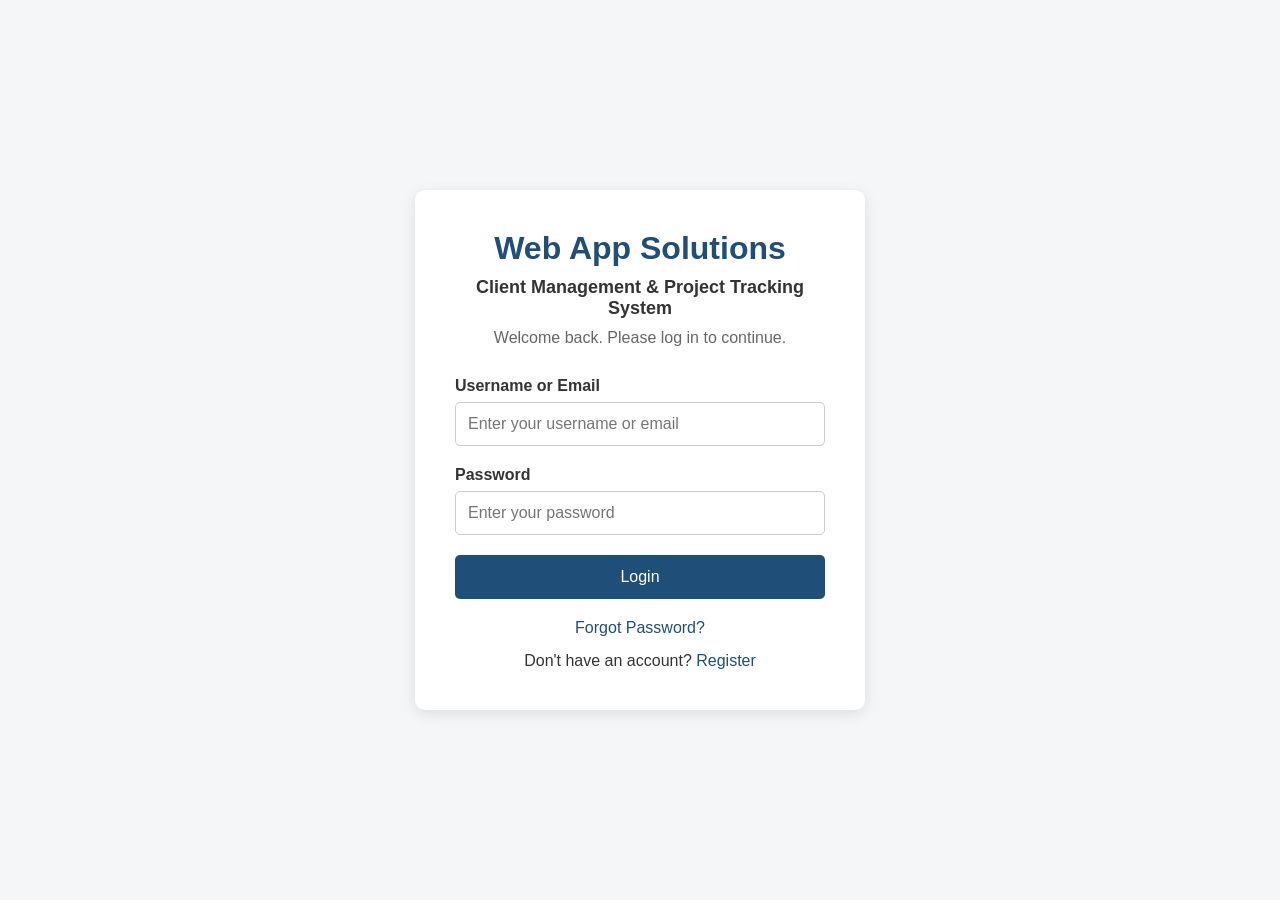
<file: Website/index.html>
<!DOCTYPE html>
<html lang="en">
<head>
    <meta charset="UTF-8">
    <meta name="viewport" content="width=device-width, initial-scale=1.0">

    <title>Login | Client Management System</title>

    <link rel="stylesheet" href="css/style.css">
</head>

<body>

    <div class="login-container">

        <div class="login-box">

            <h1>Web App Solutions</h1>

            <h2>Client Management & Project Tracking System</h2>

            <p class="welcome-text">
                Welcome back. Please log in to continue.
            </p>

            <form id="loginForm">

                <div class="form-group">
                    <label for="email">Username or Email</label>

                    <input
                        type="text"
                        id="email"
                        placeholder="Enter your username or email"
                        required
                    >
                </div>

                <div class="form-group">
                    <label for="password">Password</label>

                    <input
                        type="password"
                        id="password"
                        placeholder="Enter your password"
                        required
                    >
                </div>

                <button type="submit" class="login-btn">
                    Login
                </button>

            </form>

            <div class="login-links">

                <a href="#">Forgot Password?</a>

                <p>
                    Don't have an account?
                    <a href="register.html">Register</a>
                </p>

            </div>

        </div>

    </div>

    <script src="js/script.js"></script>

</body>
</html>
</file>
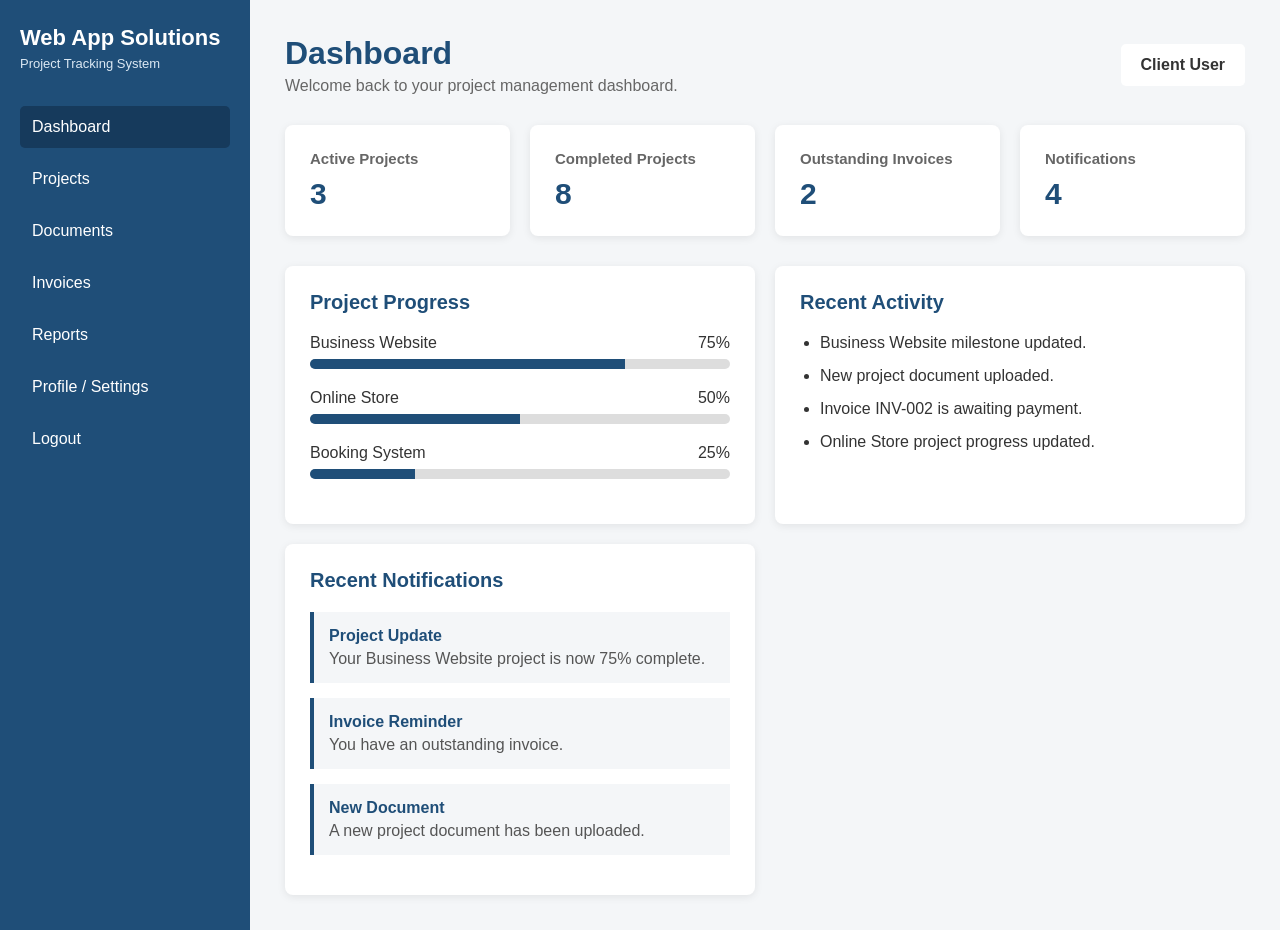
<file: Website/dashboard.html>
<!DOCTYPE html>
<html lang="en">
<head>
    <meta charset="UTF-8">
    <meta name="viewport" content="width=device-width, initial-scale=1.0">

    <title>Dashboard | Web App Solutions</title>

    <link rel="stylesheet" href="css/style.css">
</head>

<body>

    <div class="dashboard-container">

        <nav class="sidebar">

            <div class="sidebar-title">
                <h2>Web App Solutions</h2>
                <p>Project Tracking System</p>
            </div>

            <ul class="nav-links">

                <li>
                    <a href="dashboard.html" class="active">
                        Dashboard
                    </a>
                </li>

                <li>
                    <a href="projects.html">
                        Projects
                    </a>
                </li>

                <li>
                    <a href="documents.html">
                        Documents
                    </a>
                </li>

                <li>
                    <a href="#">
                        Invoices
                    </a>
                </li>

                <li>
                    <a href="#">
                        Reports
                    </a>
                </li>

                <li>
                    <a href="#">
                        Profile / Settings
                    </a>
                </li>

                <li>
                    <a href="index.html">
                        Logout
                    </a>
                </li>

            </ul>

        </nav>


        <main class="main-content">

            <div class="dashboard-header">

                <div>
                    <h1>Dashboard</h1>
                    <p>Welcome back to your project management dashboard.</p>
                </div>

                <div class="user-info">
                    <strong>Client User</strong>
                </div>

            </div>


            <div class="stats-container">

                <div class="stat-card">
                    <h3>Active Projects</h3>
                    <p class="stat-number">3</p>
                </div>

                <div class="stat-card">
                    <h3>Completed Projects</h3>
                    <p class="stat-number">8</p>
                </div>

                <div class="stat-card">
                    <h3>Outstanding Invoices</h3>
                    <p class="stat-number">2</p>
                </div>

                <div class="stat-card">
                    <h3>Notifications</h3>
                    <p class="stat-number">4</p>
                </div>

            </div>


            <div class="dashboard-grid">

                <section class="dashboard-section">

                    <h2>Project Progress</h2>

                    <div class="project-progress">

                        <div class="progress-item">
                            <div class="progress-heading">
                                <span>Business Website</span>
                                <span>75%</span>
                            </div>

                            <div class="progress-bar">
                                <div class="progress-fill progress-75"></div>
                            </div>
                        </div>


                        <div class="progress-item">
                            <div class="progress-heading">
                                <span>Online Store</span>
                                <span>50%</span>
                            </div>

                            <div class="progress-bar">
                                <div class="progress-fill progress-50"></div>
                            </div>
                        </div>


                        <div class="progress-item">
                            <div class="progress-heading">
                                <span>Booking System</span>
                                <span>25%</span>
                            </div>

                            <div class="progress-bar">
                                <div class="progress-fill progress-25"></div>
                            </div>
                        </div>

                    </div>

                </section>


                <section class="dashboard-section">

                    <h2>Recent Activity</h2>

                    <ul class="activity-list">
                        <li>Business Website milestone updated.</li>
                        <li>New project document uploaded.</li>
                        <li>Invoice INV-002 is awaiting payment.</li>
                        <li>Online Store project progress updated.</li>
                    </ul>

                </section>


                <section class="dashboard-section">

                    <h2>Recent Notifications</h2>

                    <div class="notification">
                        <strong>Project Update</strong>
                        <p>Your Business Website project is now 75% complete.</p>
                    </div>

                    <div class="notification">
                        <strong>Invoice Reminder</strong>
                        <p>You have an outstanding invoice.</p>
                    </div>

                    <div class="notification">
                        <strong>New Document</strong>
                        <p>A new project document has been uploaded.</p>
                    </div>

                </section>

            </div>

        </main>

    </div>

    <script src="js/script.js"></script>

</body>
</html>
</file>
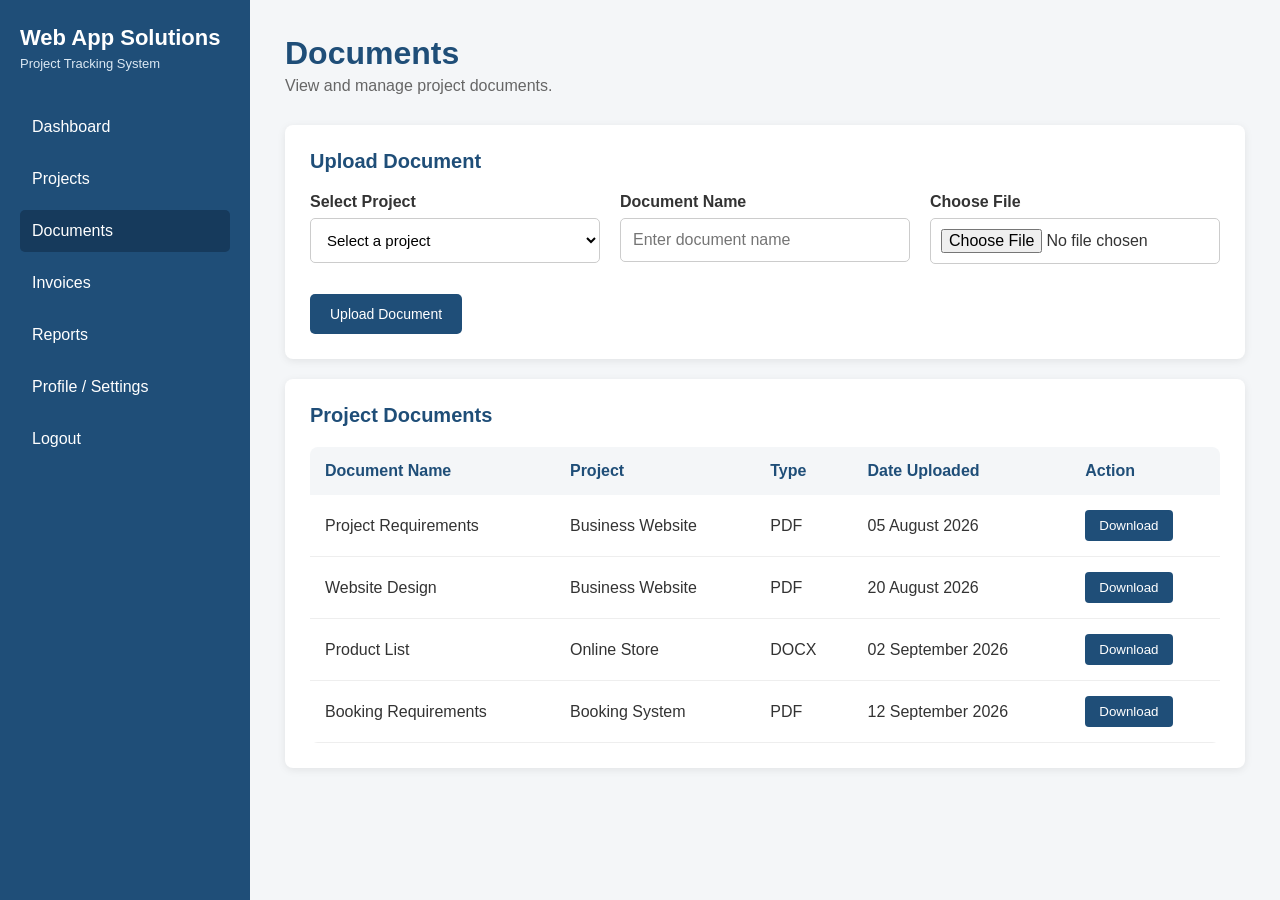
<file: Website/documents.html>
<!DOCTYPE html>
<html lang="en">
<head>
    <meta charset="UTF-8">
    <meta name="viewport" content="width=device-width, initial-scale=1.0">

    <title>Documents | Web App Solutions</title>

    <link rel="stylesheet" href="css/style.css">
</head>

<body>

<div class="dashboard-container">

    <!-- SIDEBAR -->
    <nav class="sidebar">

        <div class="sidebar-title">
            <h2>Web App Solutions</h2>
            <p>Project Tracking System</p>
        </div>

        <ul class="nav-links">

            <li>
                <a href="dashboard.html">Dashboard</a>
            </li>

            <li>
                <a href="projects.html">Projects</a>
            </li>

            <li>
                <a href="documents.html" class="active">
                    Documents
                </a>
            </li>

            <li>
                <a href="#">Invoices</a>
            </li>

            <li>
                <a href="#">Reports</a>
            </li>

            <li>
                <a href="#">Profile / Settings</a>
            </li>

            <li>
                <a href="index.html">Logout</a>
            </li>

        </ul>

    </nav>


    <!-- MAIN CONTENT -->
    <main class="main-content">

        <div class="dashboard-header">

            <div>
                <h1>Documents</h1>

                <p>
                    View and manage project documents.
                </p>
            </div>

        </div>


        <!-- UPLOAD SECTION -->

        <section class="details-card">

            <h2>Upload Document</h2>

            <form id="uploadForm">

                <div class="upload-grid">

                    <div class="form-group">

                        <label for="project">
                            Select Project
                        </label>

                        <select id="project" required>

                            <option value="">
                                Select a project
                            </option>

                            <option>
                                Business Website
                            </option>

                            <option>
                                Online Store
                            </option>

                            <option>
                                Booking System
                            </option>

                            <option>
                                Company Portfolio
                            </option>

                        </select>

                    </div>


                    <div class="form-group">

                        <label for="documentName">
                            Document Name
                        </label>

                        <input
                            type="text"
                            id="documentName"
                            placeholder="Enter document name"
                            required
                        >

                    </div>


                    <div class="form-group">

                        <label for="documentFile">
                            Choose File
                        </label>

                        <input
                            type="file"
                            id="documentFile"
                            required
                        >

                    </div>

                </div>


                <button type="submit" class="primary-btn">
                    Upload Document
                </button>

            </form>

        </section>


        <!-- DOCUMENT LIST -->

        <section class="details-card">

            <h2>Project Documents</h2>

            <div class="table-container document-table-container">

                <table class="project-table">

                    <thead>

                        <tr>
                            <th>Document Name</th>
                            <th>Project</th>
                            <th>Type</th>
                            <th>Date Uploaded</th>
                            <th>Action</th>
                        </tr>

                    </thead>


                    <tbody>

                        <tr>

                            <td>Project Requirements</td>

                            <td>Business Website</td>

                            <td>PDF</td>

                            <td>05 August 2026</td>

                            <td>
                                <button class="small-btn">
                                    Download
                                </button>
                            </td>

                        </tr>


                        <tr>

                            <td>Website Design</td>

                            <td>Business Website</td>

                            <td>PDF</td>

                            <td>20 August 2026</td>

                            <td>
                                <button class="small-btn">
                                    Download
                                </button>
                            </td>

                        </tr>


                        <tr>

                            <td>Product List</td>

                            <td>Online Store</td>

                            <td>DOCX</td>

                            <td>02 September 2026</td>

                            <td>
                                <button class="small-btn">
                                    Download
                                </button>
                            </td>

                        </tr>


                        <tr>

                            <td>Booking Requirements</td>

                            <td>Booking System</td>

                            <td>PDF</td>

                            <td>12 September 2026</td>

                            <td>
                                <button class="small-btn">
                                    Download
                                </button>
                            </td>

                        </tr>

                    </tbody>

                </table>

            </div>

        </section>

    </main>

</div>

<script src="js/script.js"></script>

</body>
</html>
</file>
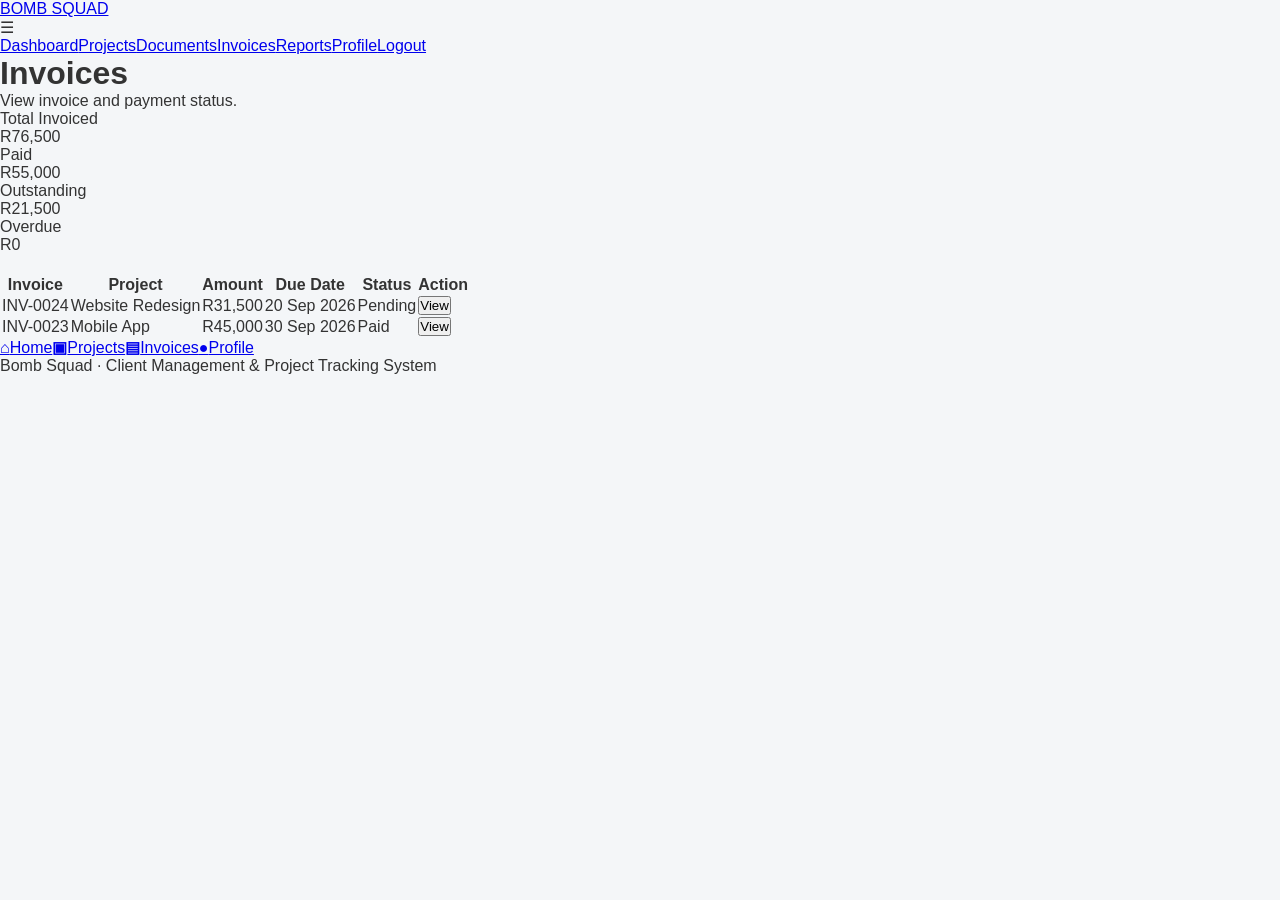
<file: Website/invoices.html>
<!DOCTYPE html><html lang="en"><head><meta charset="UTF-8"><meta name="viewport" content="width=device-width,initial-scale=1.0"><title>Bomb Squad | Client Management</title><link rel="stylesheet" href="css/style.css"></head><body><nav class="navbar"><a class="brand" href="index.html">BOMB SQUAD</a><div class="menu">☰</div><div class="navlinks"><a href="dashboard.html">Dashboard</a><a href="projects.html">Projects</a><a href="documents.html">Documents</a><a href="invoices.html">Invoices</a><a href="reports.html">Reports</a><a href="profile.html">Profile</a><a href="login.html">Logout</a></div></nav><main class="container"><div class="section-title"><div><h1>Invoices</h1><p class="muted">View invoice and payment status.</p></div></div><div class="grid4"><div class="card"><span class="muted">Total Invoiced</span><div class="stat">R76,500</div></div><div class="card"><span class="muted">Paid</span><div class="stat">R55,000</div></div><div class="card"><span class="muted">Outstanding</span><div class="stat">R21,500</div></div><div class="card"><span class="muted">Overdue</span><div class="stat">R0</div></div></div><div class="table-wrap" style="margin-top:20px"><table class="table"><tr><th>Invoice</th><th>Project</th><th>Amount</th><th>Due Date</th><th>Status</th><th>Action</th></tr><tr><td>INV-0024</td><td>Website Redesign</td><td>R31,500</td><td>20 Sep 2026</td><td><span class="badge yellow">Pending</span></td><td><button class="btn" data-demo-action>View</button></td></tr><tr><td>INV-0023</td><td>Mobile App</td><td>R45,000</td><td>30 Sep 2026</td><td><span class="badge green">Paid</span></td><td><button class="btn" data-demo-action>View</button></td></tr></table></div></main><div class="mobile-nav"><a href="dashboard.html"><strong>⌂</strong>Home</a><a href="projects.html"><strong>▣</strong>Projects</a><a href="invoices.html"><strong>▤</strong>Invoices</a><a href="profile.html"><strong>●</strong>Profile</a></div><footer class="footer">Bomb Squad · Client Management & Project Tracking System</footer><script src="js/app.js"></script></body></html>
</file>
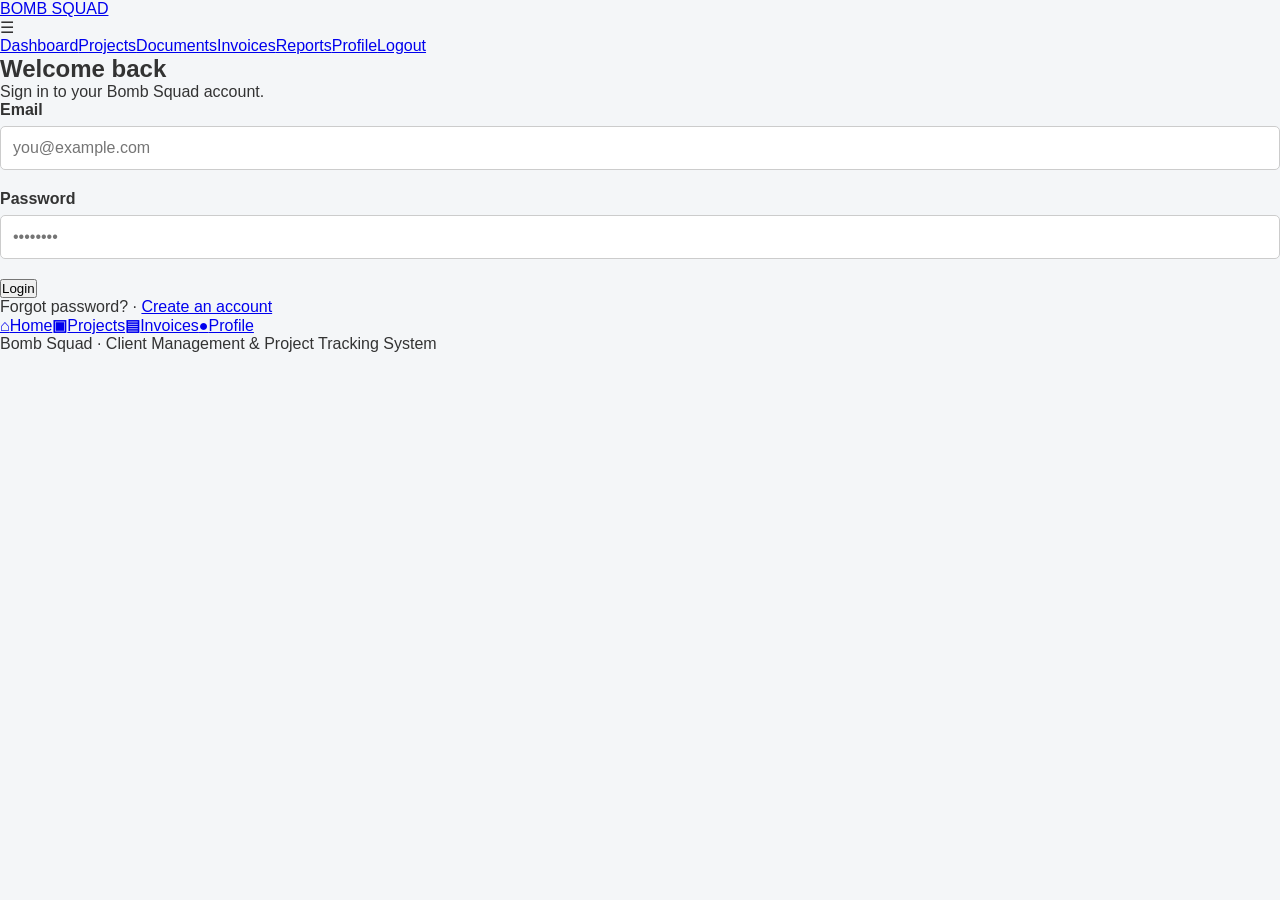
<file: Website/login.html>
<!DOCTYPE html><html lang="en"><head><meta charset="UTF-8"><meta name="viewport" content="width=device-width,initial-scale=1.0"><title>Bomb Squad | Client Management</title><link rel="stylesheet" href="css/style.css"></head><body><nav class="navbar"><a class="brand" href="index.html">BOMB SQUAD</a><div class="menu">☰</div><div class="navlinks"><a href="dashboard.html">Dashboard</a><a href="projects.html">Projects</a><a href="documents.html">Documents</a><a href="invoices.html">Invoices</a><a href="reports.html">Reports</a><a href="profile.html">Profile</a><a href="login.html">Logout</a></div></nav><main class="container"><div class="form-card card"><h2>Welcome back</h2><p class="muted">Sign in to your Bomb Squad account.</p><div class="form-group"><label>Email</label><input type="email" placeholder="you@example.com"></div><div class="form-group"><label>Password</label><input type="password" placeholder="••••••••"></div><button class="btn" data-demo-login>Login</button><p class="muted">Forgot password? · <a href="register.html">Create an account</a></p></div></main><div class="mobile-nav"><a href="dashboard.html"><strong>⌂</strong>Home</a><a href="projects.html"><strong>▣</strong>Projects</a><a href="invoices.html"><strong>▤</strong>Invoices</a><a href="profile.html"><strong>●</strong>Profile</a></div><footer class="footer">Bomb Squad · Client Management & Project Tracking System</footer><script src="js/app.js"></script></body></html>
</file>
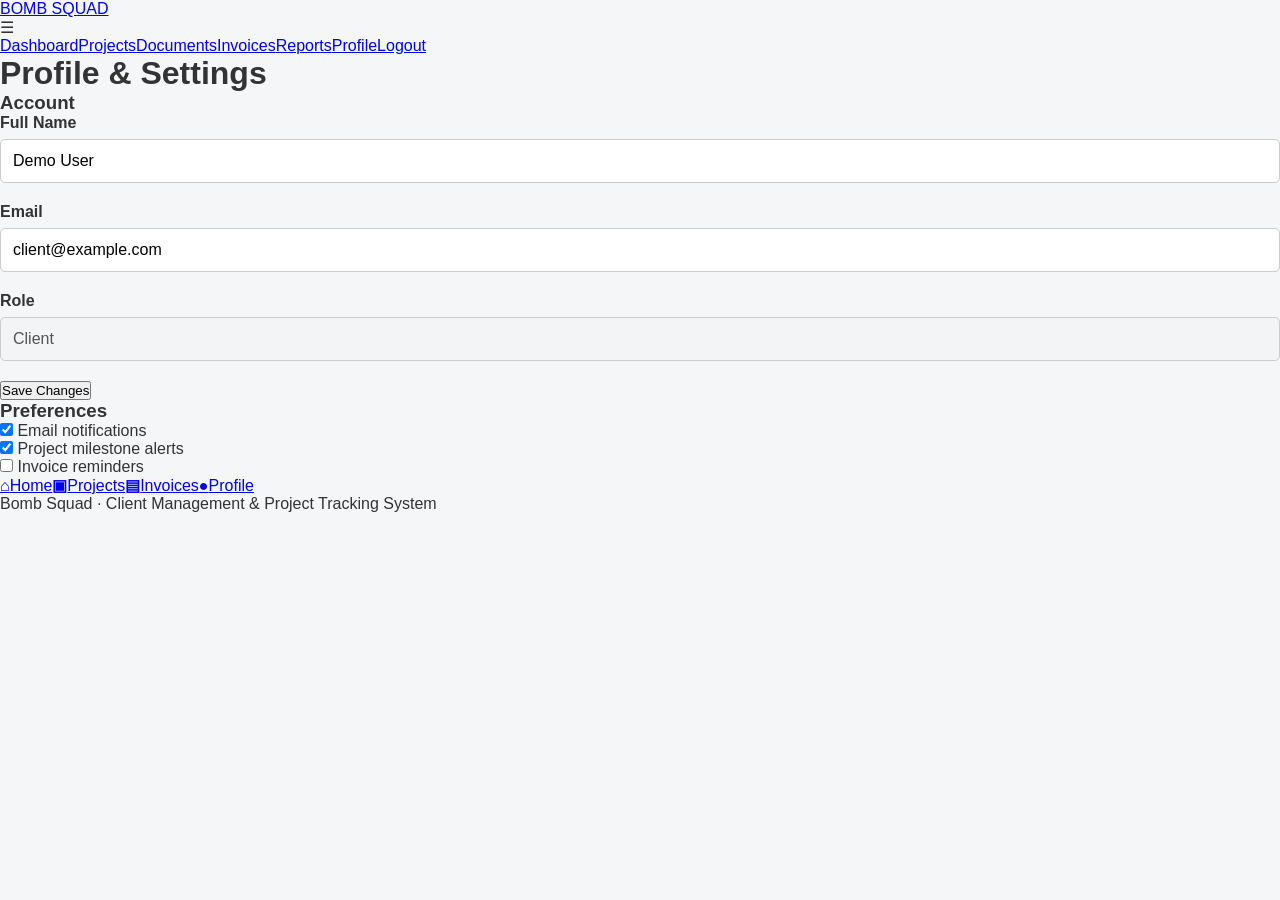
<file: Website/profile.html>
<!DOCTYPE html><html lang="en"><head><meta charset="UTF-8"><meta name="viewport" content="width=device-width,initial-scale=1.0"><title>Bomb Squad | Client Management</title><link rel="stylesheet" href="css/style.css"></head><body><nav class="navbar"><a class="brand" href="index.html">BOMB SQUAD</a><div class="menu">☰</div><div class="navlinks"><a href="dashboard.html">Dashboard</a><a href="projects.html">Projects</a><a href="documents.html">Documents</a><a href="invoices.html">Invoices</a><a href="reports.html">Reports</a><a href="profile.html">Profile</a><a href="login.html">Logout</a></div></nav><main class="container"><div class="section-title"><h1>Profile & Settings</h1></div><div class="grid"><div class="card"><h3>Account</h3><div class="form-group"><label>Full Name</label><input value="Demo User"></div><div class="form-group"><label>Email</label><input value="client@example.com"></div><div class="form-group"><label>Role</label><input value="Client" disabled></div><button class="btn" data-demo-action>Save Changes</button></div><div class="card"><h3>Preferences</h3><p><label><input type="checkbox" checked> Email notifications</label></p><p><label><input type="checkbox" checked> Project milestone alerts</label></p><p><label><input type="checkbox"> Invoice reminders</label></p></div></div></main><div class="mobile-nav"><a href="dashboard.html"><strong>⌂</strong>Home</a><a href="projects.html"><strong>▣</strong>Projects</a><a href="invoices.html"><strong>▤</strong>Invoices</a><a href="profile.html"><strong>●</strong>Profile</a></div><footer class="footer">Bomb Squad · Client Management & Project Tracking System</footer><script src="js/app.js"></script></body></html>
</file>
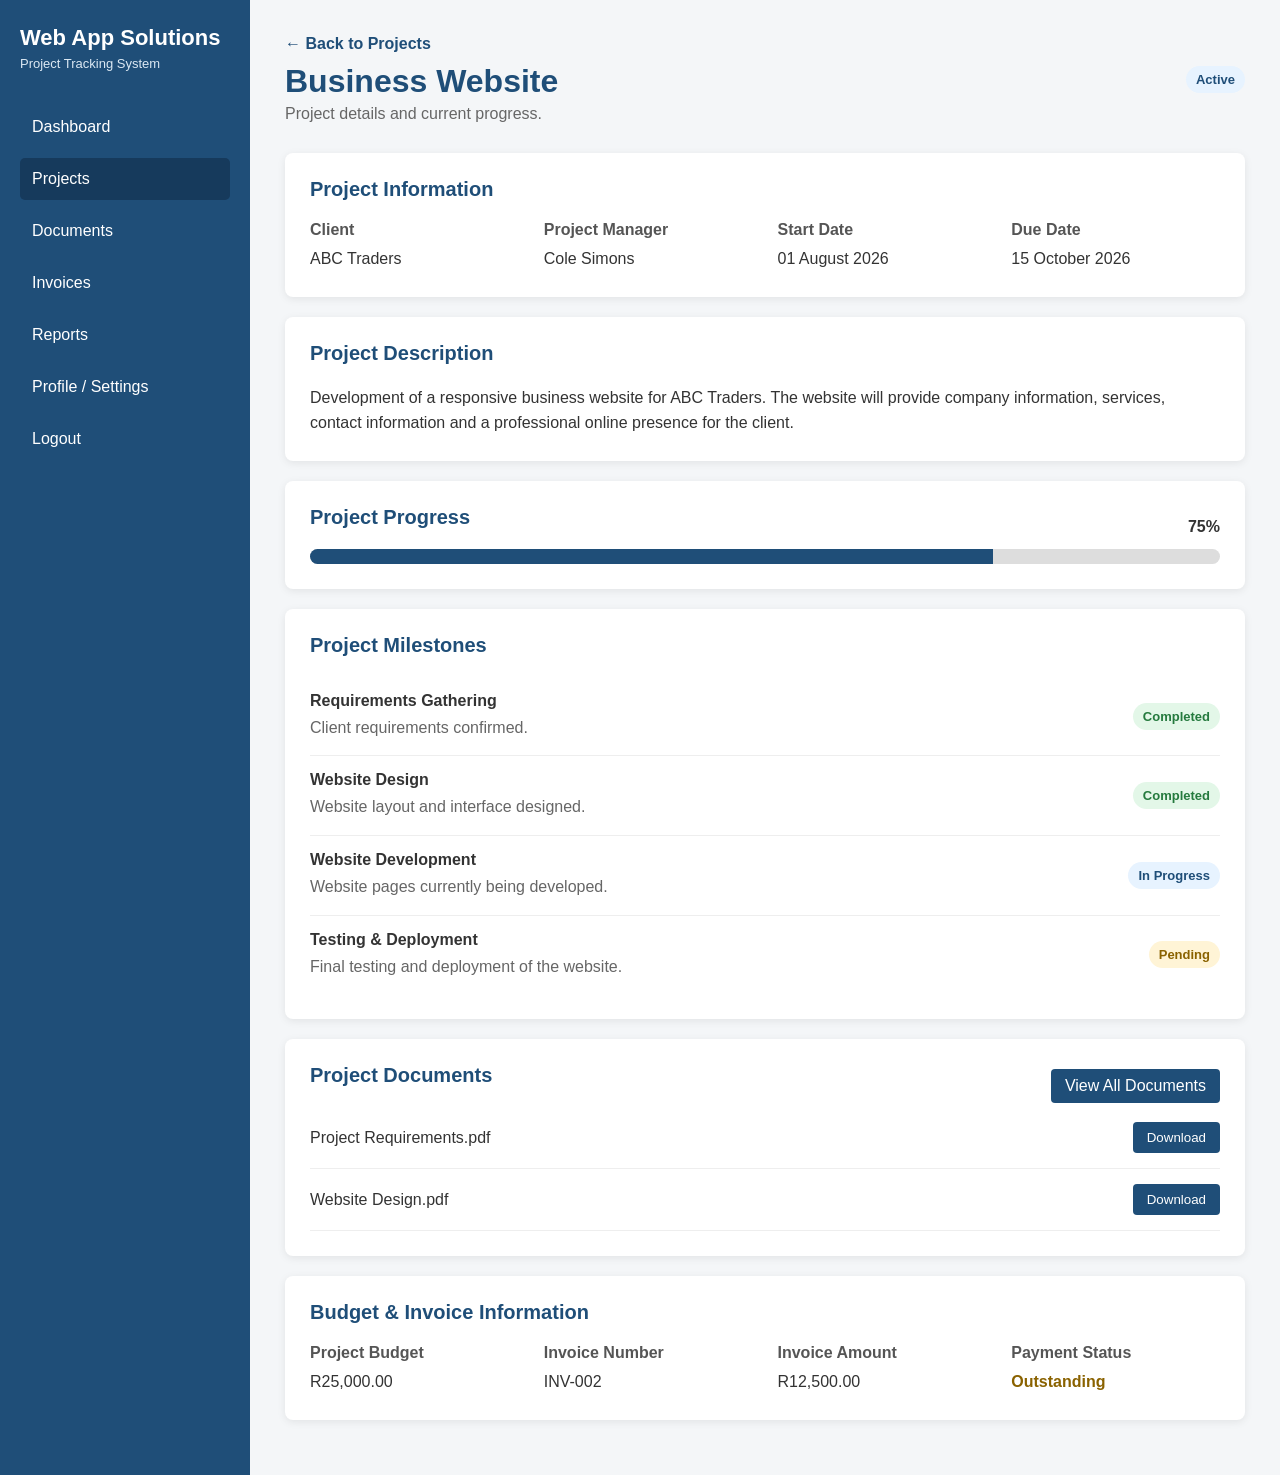
<file: Website/project-details.html>
<!DOCTYPE html>
<html lang="en">
<head>
    <meta charset="UTF-8">
    <meta name="viewport" content="width=device-width, initial-scale=1.0">

    <title>Project Details | Web App Solutions</title>

    <link rel="stylesheet" href="css/style.css">
</head>

<body>

<div class="dashboard-container">

    <!-- SIDEBAR -->

    <nav class="sidebar">

        <div class="sidebar-title">
            <h2>Web App Solutions</h2>
            <p>Project Tracking System</p>
        </div>

        <ul class="nav-links">

            <li>
                <a href="dashboard.html">Dashboard</a>
            </li>

            <li>
                <a href="projects.html" class="active">Projects</a>
            </li>

            <li>
                <a href="documents.html">Documents</a>
            </li>

            <li>
                <a href="#">Invoices</a>
            </li>

            <li>
                <a href="#">Reports</a>
            </li>

            <li>
                <a href="#">Profile / Settings</a>
            </li>

            <li>
                <a href="index.html">Logout</a>
            </li>

        </ul>

    </nav>


    <!-- MAIN CONTENT -->

    <main class="main-content">

        <div class="dashboard-header">

            <div>

                <a href="projects.html" class="back-link">
                    ← Back to Projects
                </a>

                <h1>Business Website</h1>

                <p>
                    Project details and current progress.
                </p>

            </div>

            <span class="status active-status">
                Active
            </span>

        </div>


        <!-- PROJECT INFORMATION -->

        <section class="details-card">

            <h2>Project Information</h2>

            <div class="project-info-grid">

                <div>
                    <strong>Client</strong>
                    <p>ABC Traders</p>
                </div>

                <div>
                    <strong>Project Manager</strong>
                    <p>Cole Simons</p>
                </div>

                <div>
                    <strong>Start Date</strong>
                    <p>01 August 2026</p>
                </div>

                <div>
                    <strong>Due Date</strong>
                    <p>15 October 2026</p>
                </div>

            </div>

        </section>


        <!-- PROJECT DESCRIPTION -->

        <section class="details-card">

            <h2>Project Description</h2>

            <p>
                Development of a responsive business website for ABC Traders.
                The website will provide company information, services,
                contact information and a professional online presence for
                the client.
            </p>

        </section>


        <!-- PROJECT PROGRESS -->

        <section class="details-card">

            <div class="details-heading">

                <h2>Project Progress</h2>

                <strong>75%</strong>

            </div>

            <div class="progress-bar large-progress">

                <div class="progress-fill progress-75"></div>

            </div>

        </section>


        <!-- MILESTONES -->

        <section class="details-card">

            <h2>Project Milestones</h2>

            <div class="milestone">

                <div>
                    <strong>Requirements Gathering</strong>
                    <p>Client requirements confirmed.</p>
                </div>

                <span class="milestone-complete">
                    Completed
                </span>

            </div>


            <div class="milestone">

                <div>
                    <strong>Website Design</strong>
                    <p>Website layout and interface designed.</p>
                </div>

                <span class="milestone-complete">
                    Completed
                </span>

            </div>


            <div class="milestone">

                <div>
                    <strong>Website Development</strong>
                    <p>Website pages currently being developed.</p>
                </div>

                <span class="milestone-progress">
                    In Progress
                </span>

            </div>


            <div class="milestone">

                <div>
                    <strong>Testing & Deployment</strong>
                    <p>Final testing and deployment of the website.</p>
                </div>

                <span class="milestone-pending">
                    Pending
                </span>

            </div>

        </section>


        <!-- DOCUMENTS -->

        <section class="details-card">

            <div class="details-heading">

                <h2>Project Documents</h2>

                <a href="documents.html" class="view-btn">
                    View All Documents
                </a>

            </div>

            <div class="document-row">

                <span>Project Requirements.pdf</span>

                <button class="small-btn">
                    Download
                </button>

            </div>


            <div class="document-row">

                <span>Website Design.pdf</span>

                <button class="small-btn">
                    Download
                </button>

            </div>

        </section>


        <!-- BUDGET & INVOICE -->

        <section class="details-card">

            <h2>Budget & Invoice Information</h2>

            <div class="project-info-grid">

                <div>
                    <strong>Project Budget</strong>
                    <p>R25,000.00</p>
                </div>

                <div>
                    <strong>Invoice Number</strong>
                    <p>INV-002</p>
                </div>

                <div>
                    <strong>Invoice Amount</strong>
                    <p>R12,500.00</p>
                </div>

                <div>
                    <strong>Payment Status</strong>
                    <p class="payment-pending">
                        Outstanding
                    </p>
                </div>

            </div>

        </section>

    </main>

</div>

<script src="js/script.js"></script>

</body>
</html>
</file>
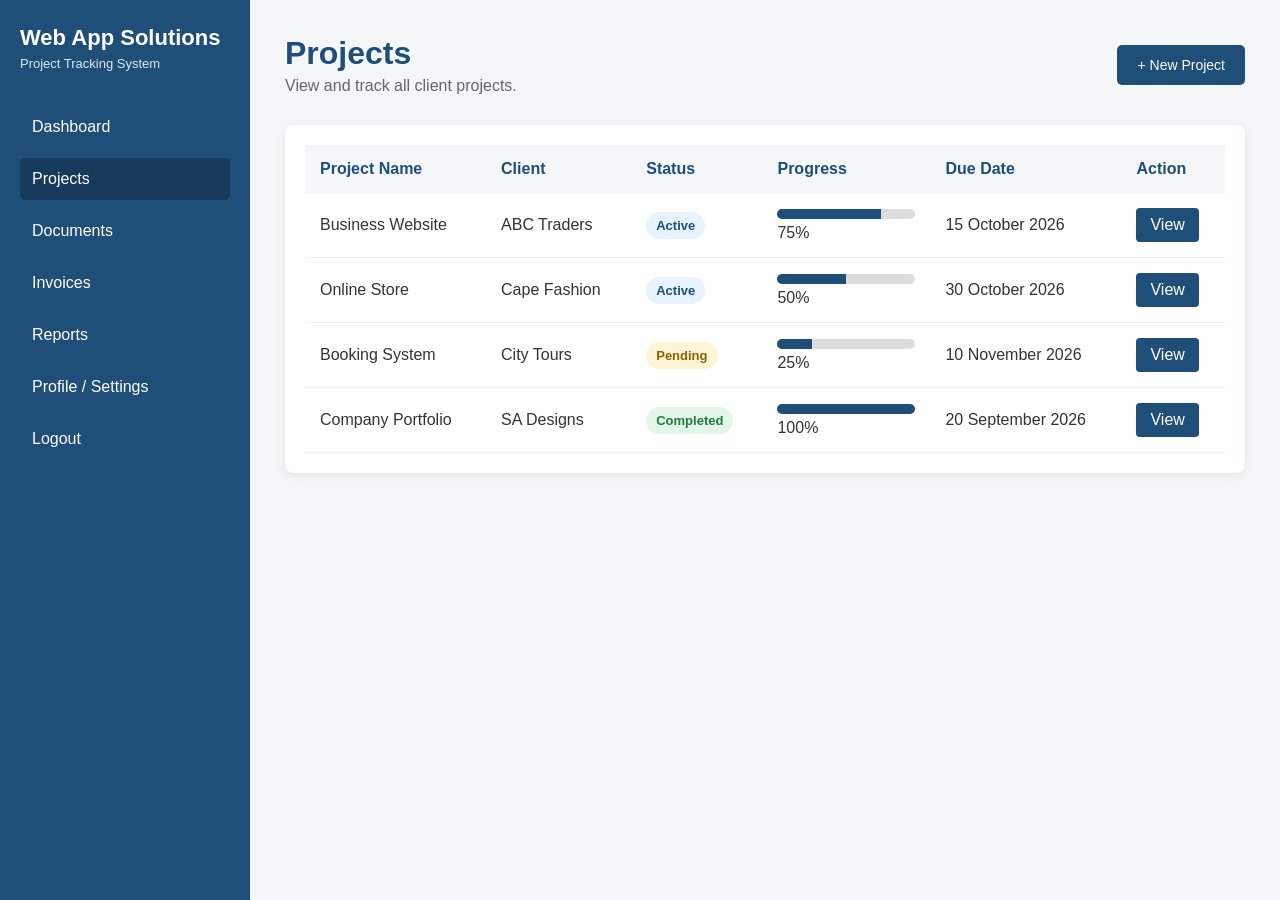
<file: Website/projects.html>
<!DOCTYPE html>
<html lang="en">
<head>
    <meta charset="UTF-8">
    <meta name="viewport" content="width=device-width, initial-scale=1.0">

    <title>Projects | Web App Solutions</title>

    <link rel="stylesheet" href="css/style.css">
</head>

<body>

<div class="dashboard-container">

    <!-- SIDEBAR -->
    <nav class="sidebar">

        <div class="sidebar-title">
            <h2>Web App Solutions</h2>
            <p>Project Tracking System</p>
        </div>

        <ul class="nav-links">

            <li>
                <a href="dashboard.html">Dashboard</a>
            </li>

            <li>
                <a href="projects.html" class="active">Projects</a>
            </li>

            <li>
                <a href="documents.html">Documents</a>
            </li>

            <li>
                <a href="#">Invoices</a>
            </li>

            <li>
                <a href="#">Reports</a>
            </li>

            <li>
                <a href="#">Profile / Settings</a>
            </li>

            <li>
                <a href="index.html">Logout</a>
            </li>

        </ul>

    </nav>


    <!-- MAIN CONTENT -->
    <main class="main-content">

        <div class="dashboard-header">

            <div>
                <h1>Projects</h1>

                <p>
                    View and track all client projects.
                </p>
            </div>

            <button class="primary-btn">
                + New Project
            </button>

        </div>


        <!-- PROJECT TABLE -->

        <div class="table-container">

            <table class="project-table">

                <thead>

                    <tr>
                        <th>Project Name</th>
                        <th>Client</th>
                        <th>Status</th>
                        <th>Progress</th>
                        <th>Due Date</th>
                        <th>Action</th>
                    </tr>

                </thead>


                <tbody>

                    <!-- PROJECT 1 -->

                    <tr>

                        <td>Business Website</td>

                        <td>ABC Traders</td>

                        <td>
                            <span class="status active-status">
                                Active
                            </span>
                        </td>

                        <td>

                            <div class="table-progress">

                                <div class="progress-bar">

                                    <div class="progress-fill progress-75">
                                    </div>

                                </div>

                                <span>75%</span>

                            </div>

                        </td>

                        <td>15 October 2026</td>

                        <td>
                            <a
                                href="project-details.html"
                                class="view-btn"
                            >
                                View
                            </a>
                        </td>

                    </tr>


                    <!-- PROJECT 2 -->

                    <tr>

                        <td>Online Store</td>

                        <td>Cape Fashion</td>

                        <td>
                            <span class="status active-status">
                                Active
                            </span>
                        </td>

                        <td>

                            <div class="table-progress">

                                <div class="progress-bar">

                                    <div class="progress-fill progress-50">
                                    </div>

                                </div>

                                <span>50%</span>

                            </div>

                        </td>

                        <td>30 October 2026</td>

                        <td>
                            <a
                                href="project-details.html"
                                class="view-btn"
                            >
                                View
                            </a>
                        </td>

                    </tr>


                    <!-- PROJECT 3 -->

                    <tr>

                        <td>Booking System</td>

                        <td>City Tours</td>

                        <td>
                            <span class="status pending-status">
                                Pending
                            </span>
                        </td>

                        <td>

                            <div class="table-progress">

                                <div class="progress-bar">

                                    <div class="progress-fill progress-25">
                                    </div>

                                </div>

                                <span>25%</span>

                            </div>

                        </td>

                        <td>10 November 2026</td>

                        <td>
                            <a
                                href="project-details.html"
                                class="view-btn"
                            >
                                View
                            </a>
                        </td>

                    </tr>


                    <!-- PROJECT 4 -->

                    <tr>

                        <td>Company Portfolio</td>

                        <td>SA Designs</td>

                        <td>
                            <span class="status completed-status">
                                Completed
                            </span>
                        </td>

                        <td>

                            <div class="table-progress">

                                <div class="progress-bar">

                                    <div class="progress-fill progress-100">
                                    </div>

                                </div>

                                <span>100%</span>

                            </div>

                        </td>

                        <td>20 September 2026</td>

                        <td>
                            <a
                                href="project-details.html"
                                class="view-btn"
                            >
                                View
                            </a>
                        </td>

                    </tr>

                </tbody>

            </table>

        </div>

    </main>

</div>

<script src="js/script.js"></script>

</body>
</html>
</file>
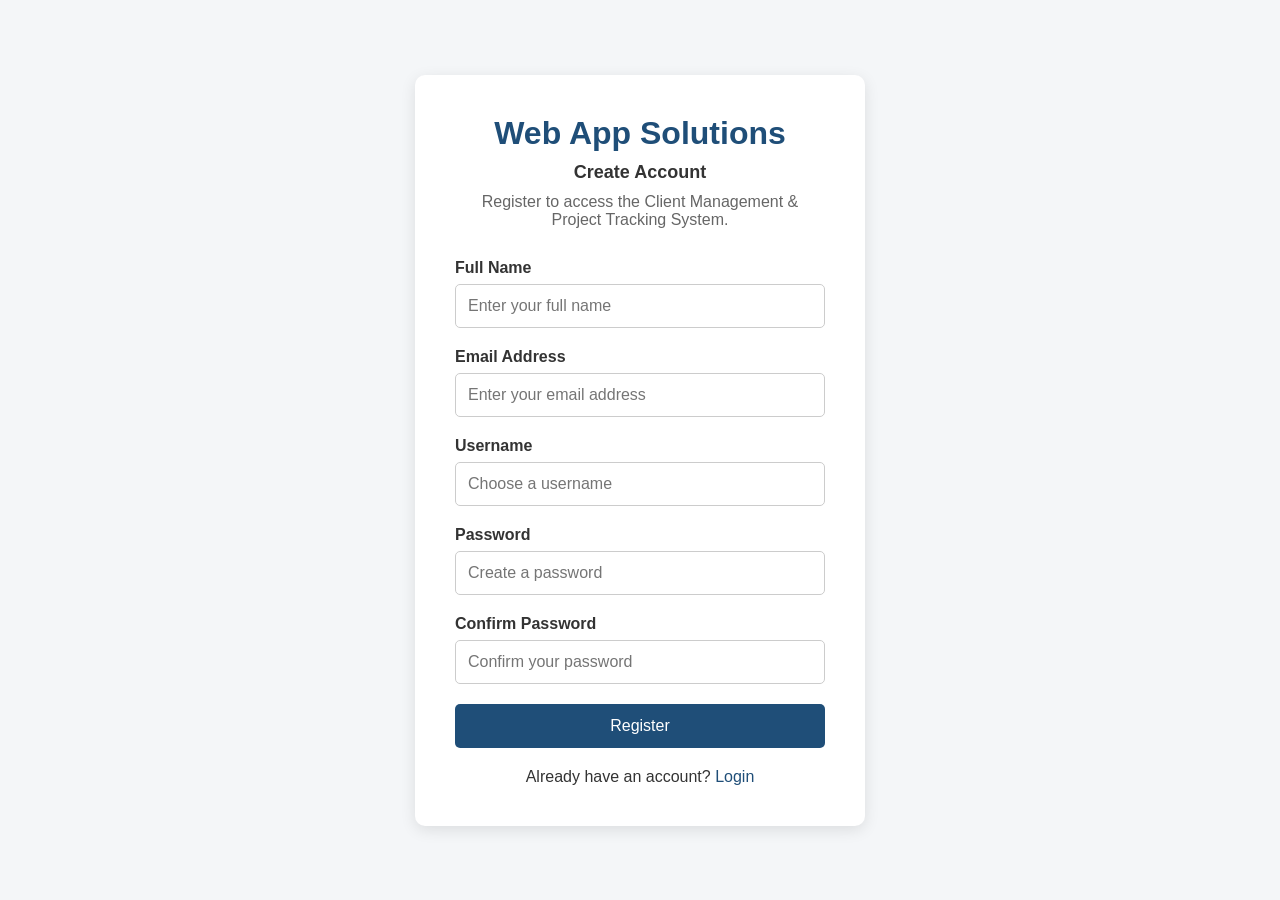
<file: Website/register.html>
<!DOCTYPE html>
<html lang="en">
<head>
    <meta charset="UTF-8">
    <meta name="viewport" content="width=device-width, initial-scale=1.0">

    <title>Register | Client Management System</title>

    <link rel="stylesheet" href="css/style.css">
</head>

<body>

    <div class="login-container">

        <div class="login-box">

            <h1>Web App Solutions</h1>

            <h2>Create Account</h2>

            <p class="welcome-text">
                Register to access the Client Management & Project Tracking System.
            </p>

            <form id="registerForm">

                <div class="form-group">
                    <label for="fullname">Full Name</label>
                    <input
                        type="text"
                        id="fullname"
                        placeholder="Enter your full name"
                        required
                    >
                </div>

                <div class="form-group">
                    <label for="email">Email Address</label>
                    <input
                        type="email"
                        id="email"
                        placeholder="Enter your email address"
                        required
                    >
                </div>

                <div class="form-group">
                    <label for="username">Username</label>
                    <input
                        type="text"
                        id="username"
                        placeholder="Choose a username"
                        required
                    >
                </div>

                <div class="form-group">
                    <label for="password">Password</label>
                    <input
                        type="password"
                        id="password"
                        placeholder="Create a password"
                        required
                    >
                </div>

                <div class="form-group">
                    <label for="confirmPassword">Confirm Password</label>
                    <input
                        type="password"
                        id="confirmPassword"
                        placeholder="Confirm your password"
                        required
                    >
                </div>

                <button type="submit" class="login-btn">
                    Register
                </button>

            </form>

            <div class="login-links">

                <p>
                    Already have an account?
                    <a href="index.html">Login</a>
                </p>

            </div>

        </div>

    </div>

    <script src="js/script.js"></script>

</body>
</html>
</file>
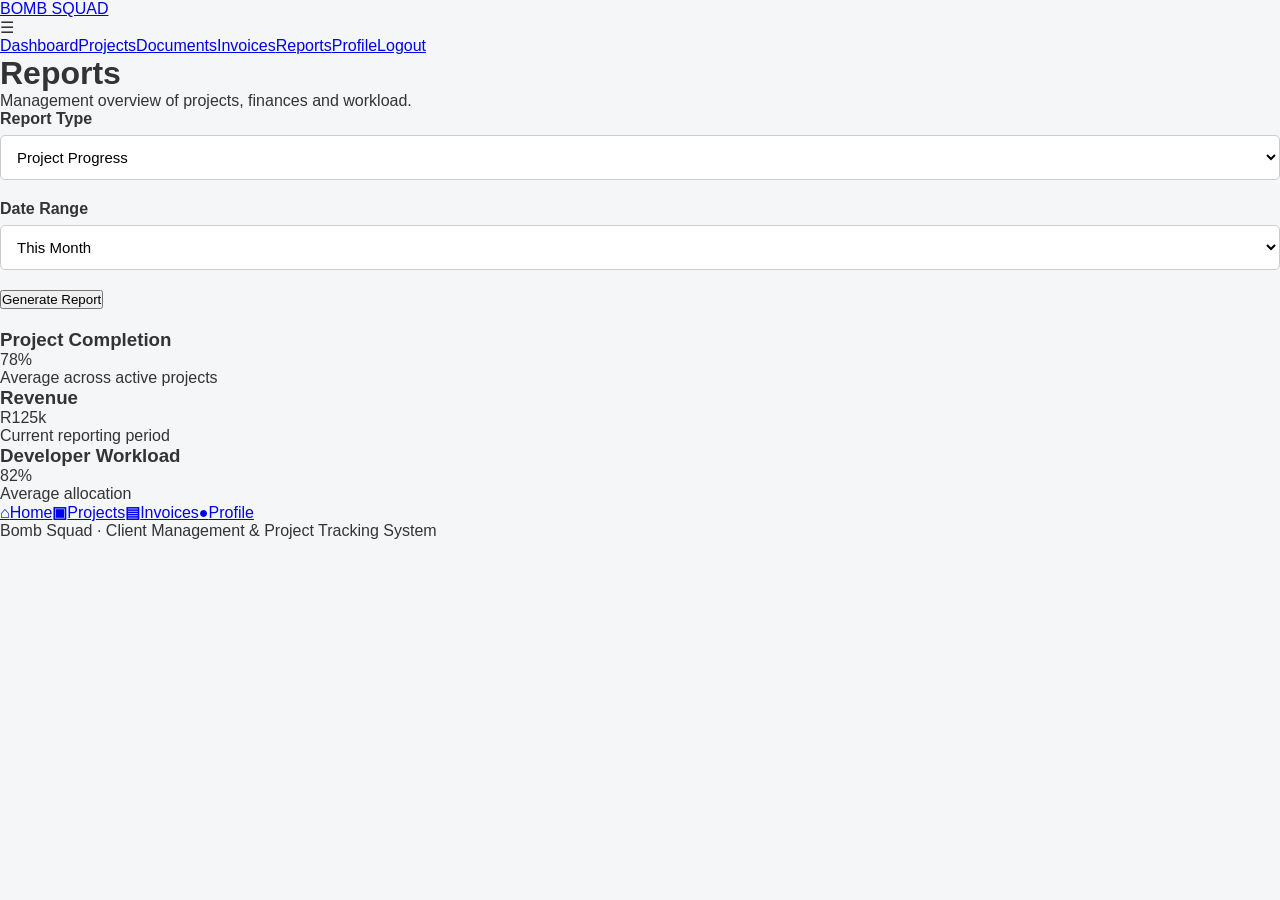
<file: Website/reports.html>
<!DOCTYPE html><html lang="en"><head><meta charset="UTF-8"><meta name="viewport" content="width=device-width,initial-scale=1.0"><title>Bomb Squad | Client Management</title><link rel="stylesheet" href="css/style.css"></head><body><nav class="navbar"><a class="brand" href="index.html">BOMB SQUAD</a><div class="menu">☰</div><div class="navlinks"><a href="dashboard.html">Dashboard</a><a href="projects.html">Projects</a><a href="documents.html">Documents</a><a href="invoices.html">Invoices</a><a href="reports.html">Reports</a><a href="profile.html">Profile</a><a href="login.html">Logout</a></div></nav><main class="container"><div class="section-title"><div><h1>Reports</h1><p class="muted">Management overview of projects, finances and workload.</p></div></div><div class="card"><div class="grid"><div class="form-group"><label>Report Type</label><select><option>Project Progress</option><option>Financial</option><option>Developer Workload</option></select></div><div class="form-group"><label>Date Range</label><select><option>This Month</option><option>Last 3 Months</option><option>This Year</option></select></div><div style="align-self:end"><button class="btn" data-demo-action>Generate Report</button></div></div></div><div class="grid" style="margin-top:20px"><div class="card"><h3>Project Completion</h3><div class="stat">78%</div><p class="muted">Average across active projects</p></div><div class="card"><h3>Revenue</h3><div class="stat">R125k</div><p class="muted">Current reporting period</p></div><div class="card"><h3>Developer Workload</h3><div class="stat">82%</div><p class="muted">Average allocation</p></div></div></main><div class="mobile-nav"><a href="dashboard.html"><strong>⌂</strong>Home</a><a href="projects.html"><strong>▣</strong>Projects</a><a href="invoices.html"><strong>▤</strong>Invoices</a><a href="profile.html"><strong>●</strong>Profile</a></div><footer class="footer">Bomb Squad · Client Management & Project Tracking System</footer><script src="js/app.js"></script></body></html>
</file>
<file: Website/css/style.css>
* {
    margin: 0;
    padding: 0;
    box-sizing: border-box;
    font-family: Arial, sans-serif;
}

body {
    background-color: #f4f6f8;
    color: #333333;
}

.login-container {
    min-height: 100vh;
    display: flex;
    justify-content: center;
    align-items: center;
    padding: 20px;
}

.login-box {
    background-color: white;
    width: 100%;
    max-width: 450px;
    padding: 40px;
    border-radius: 10px;
    box-shadow: 0 4px 15px rgba(0, 0, 0, 0.1);
}

.login-box h1 {
    text-align: center;
    color: #1f4e78;
    margin-bottom: 10px;
}

.login-box h2 {
    text-align: center;
    font-size: 18px;
    margin-bottom: 10px;
}

.welcome-text {
    text-align: center;
    color: #666666;
    margin-bottom: 30px;
}

.form-group {
    margin-bottom: 20px;
}

.form-group label {
    display: block;
    margin-bottom: 7px;
    font-weight: bold;
}

.form-group input {
    width: 100%;
    padding: 12px;
    border: 1px solid #cccccc;
    border-radius: 5px;
    font-size: 16px;
}

.form-group input:focus {
    outline: none;
    border-color: #1f4e78;
}

.login-btn {
    width: 100%;
    padding: 13px;
    background-color: #1f4e78;
    color: white;
    border: none;
    border-radius: 5px;
    font-size: 16px;
    cursor: pointer;
}

.login-btn:hover {
    background-color: #163a5c;
}

.login-links {
    text-align: center;
    margin-top: 20px;
}

.login-links a {
    color: #1f4e78;
    text-decoration: none;
}

.login-links a:hover {
    text-decoration: underline;
}

.login-links p {
    margin-top: 15px;
}
/* ============================= */
/* DASHBOARD                     */
/* ============================= */

.dashboard-container {
    display: flex;
    min-height: 100vh;
}

.sidebar {
    width: 250px;
    background-color: #1f4e78;
    color: white;
    padding: 25px 20px;
}

.sidebar-title {
    margin-bottom: 35px;
}

.sidebar-title h2 {
    font-size: 22px;
    margin-bottom: 5px;
}

.sidebar-title p {
    font-size: 13px;
    color: #dbe8f3;
}

.nav-links {
    list-style: none;
}

.nav-links li {
    margin-bottom: 10px;
}

.nav-links a {
    display: block;
    color: white;
    text-decoration: none;
    padding: 12px;
    border-radius: 5px;
}

.nav-links a:hover,
.nav-links a.active {
    background-color: #163a5c;
}

.main-content {
    flex: 1;
    padding: 35px;
    background-color: #f4f6f8;
}

.dashboard-header {
    display: flex;
    justify-content: space-between;
    align-items: center;
    margin-bottom: 30px;
}

.dashboard-header h1 {
    color: #1f4e78;
    margin-bottom: 5px;
}

.dashboard-header p {
    color: #666;
}

.user-info {
    background-color: white;
    padding: 12px 20px;
    border-radius: 5px;
}

.stats-container {
    display: grid;
    grid-template-columns: repeat(4, 1fr);
    gap: 20px;
    margin-bottom: 30px;
}

.stat-card {
    background-color: white;
    padding: 25px;
    border-radius: 8px;
    box-shadow: 0 2px 8px rgba(0, 0, 0, 0.08);
}

.stat-card h3 {
    font-size: 15px;
    color: #666;
    margin-bottom: 10px;
}

.stat-number {
    font-size: 30px;
    font-weight: bold;
    color: #1f4e78;
}

.dashboard-grid {
    display: grid;
    grid-template-columns: repeat(2, 1fr);
    gap: 20px;
}

.dashboard-section {
    background-color: white;
    padding: 25px;
    border-radius: 8px;
    box-shadow: 0 2px 8px rgba(0, 0, 0, 0.08);
}

.dashboard-section h2 {
    color: #1f4e78;
    margin-bottom: 20px;
    font-size: 20px;
}

.progress-item {
    margin-bottom: 20px;
}

.progress-heading {
    display: flex;
    justify-content: space-between;
    margin-bottom: 7px;
}

.progress-bar {
    height: 10px;
    background-color: #dddddd;
    border-radius: 10px;
    overflow: hidden;
}

.progress-fill {
    height: 100%;
    background-color: #1f4e78;
}

.progress-75 {
    width: 75%;
}

.progress-50 {
    width: 50%;
}

.progress-25 {
    width: 25%;
}

.activity-list {
    padding-left: 20px;
}

.activity-list li {
    margin-bottom: 15px;
}

.notification {
    padding: 15px;
    background-color: #f4f6f8;
    border-left: 4px solid #1f4e78;
    margin-bottom: 15px;
}

.notification strong {
    color: #1f4e78;
}

.notification p {
    margin-top: 5px;
    color: #555;
}

/* Tablet and smaller screens */

@media (max-width: 900px) {

    .stats-container {
        grid-template-columns: repeat(2, 1fr);
    }

    .dashboard-grid {
        grid-template-columns: 1fr;
    }
}

/* Mobile */

@media (max-width: 650px) {

    .dashboard-container {
        display: block;
    }

    .sidebar {
        width: 100%;
    }

    .main-content {
        padding: 20px;
    }

    .stats-container {
        grid-template-columns: 1fr;
    }

    .dashboard-header {
        display: block;
    }

    .user-info {
        margin-top: 15px;
    }
}
/* ============================= */
/* PROJECTS PAGE                 */
/* ============================= */

.primary-btn {
    padding: 12px 20px;
    background-color: #1f4e78;
    color: white;
    border: none;
    border-radius: 5px;
    cursor: pointer;
    font-size: 14px;
}

.primary-btn:hover {
    background-color: #163a5c;
}

.table-container {
    background-color: white;
    border-radius: 8px;
    padding: 20px;
    overflow-x: auto;
    box-shadow: 0 2px 8px rgba(0, 0, 0, 0.08);
}

.project-table {
    width: 100%;
    border-collapse: collapse;
}

.project-table th {
    text-align: left;
    padding: 15px;
    background-color: #f4f6f8;
    color: #1f4e78;
}

.project-table td {
    padding: 15px;
    border-bottom: 1px solid #eeeeee;
}

.project-table tr:hover {
    background-color: #fafafa;
}

.status {
    display: inline-block;
    padding: 6px 10px;
    border-radius: 15px;
    font-size: 13px;
    font-weight: bold;
}

.active-status {
    background-color: #e7f3ff;
    color: #1f4e78;
}

.pending-status {
    background-color: #fff4d6;
    color: #8a6200;
}

.completed-status {
    background-color: #e3f7e8;
    color: #257a3e;
}

.table-progress {
    min-width: 120px;
}

.table-progress .progress-bar {
    margin-bottom: 5px;
}

.progress-100 {
    width: 100%;
}

.view-btn {
    display: inline-block;
    padding: 8px 14px;
    background-color: #1f4e78;
    color: white;
    text-decoration: none;
    border-radius: 4px;
}

.view-btn:hover {
    background-color: #163a5c;
}
/* ============================= */
/* PROJECT DETAILS PAGE          */
/* ============================= */

.back-link {
    display: inline-block;
    color: #1f4e78;
    text-decoration: none;
    margin-bottom: 10px;
    font-weight: bold;
}

.back-link:hover {
    text-decoration: underline;
}

.details-card {
    background-color: white;
    padding: 25px;
    border-radius: 8px;
    margin-bottom: 20px;
    box-shadow: 0 2px 8px rgba(0, 0, 0, 0.08);
}

.details-card h2 {
    color: #1f4e78;
    font-size: 20px;
    margin-bottom: 20px;
}

.details-card p {
    line-height: 1.6;
}

.project-info-grid {
    display: grid;
    grid-template-columns: repeat(4, 1fr);
    gap: 25px;
}

.project-info-grid strong {
    color: #555555;
}

.project-info-grid p {
    margin-top: 7px;
}

.details-heading {
    display: flex;
    justify-content: space-between;
    align-items: center;
}

.large-progress {
    height: 15px;
}

.milestone {
    display: flex;
    justify-content: space-between;
    align-items: center;
    padding: 15px 0;
    border-bottom: 1px solid #eeeeee;
}

.milestone:last-child {
    border-bottom: none;
}

.milestone p {
    color: #666666;
    margin-top: 5px;
}

.milestone-complete {
    background-color: #e3f7e8;
    color: #257a3e;
    padding: 6px 10px;
    border-radius: 15px;
    font-size: 13px;
    font-weight: bold;
}

.milestone-progress {
    background-color: #e7f3ff;
    color: #1f4e78;
    padding: 6px 10px;
    border-radius: 15px;
    font-size: 13px;
    font-weight: bold;
}

.milestone-pending {
    background-color: #fff4d6;
    color: #8a6200;
    padding: 6px 10px;
    border-radius: 15px;
    font-size: 13px;
    font-weight: bold;
}

.document-row {
    display: flex;
    justify-content: space-between;
    align-items: center;
    padding: 15px 0;
    border-bottom: 1px solid #eeeeee;
}

.small-btn {
    background-color: #1f4e78;
    color: white;
    border: none;
    padding: 8px 14px;
    border-radius: 4px;
    cursor: pointer;
}

.small-btn:hover {
    background-color: #163a5c;
}

.payment-pending {
    color: #8a6200;
    font-weight: bold;
}


/* PROJECT DETAILS RESPONSIVE */

@media (max-width: 900px) {

    .project-info-grid {
        grid-template-columns: repeat(2, 1fr);
    }

}


@media (max-width: 650px) {

    .project-info-grid {
        grid-template-columns: 1fr;
    }

    .milestone {
        display: block;
    }

    .milestone-complete,
    .milestone-progress,
    .milestone-pending {
        display: inline-block;
        margin-top: 10px;
    }

    .details-heading {
        display: block;
    }

    .details-heading .view-btn {
        margin-bottom: 15px;
    }

}
/* ============================= */
/* DOCUMENTS PAGE                */
/* ============================= */

.upload-grid {
    display: grid;
    grid-template-columns: repeat(3, 1fr);
    gap: 20px;
    margin-bottom: 10px;
}

.form-group select {
    width: 100%;
    padding: 12px;
    border: 1px solid #cccccc;
    border-radius: 5px;
    font-size: 15px;
    background-color: white;
}

.form-group input[type="file"] {
    background-color: white;
    padding: 10px;
}

.document-table-container {
    padding: 0;
    box-shadow: none;
}


/* DOCUMENTS RESPONSIVE */

@media (max-width: 900px) {

    .upload-grid {
        grid-template-columns: 1fr;
    }

}
</file>
